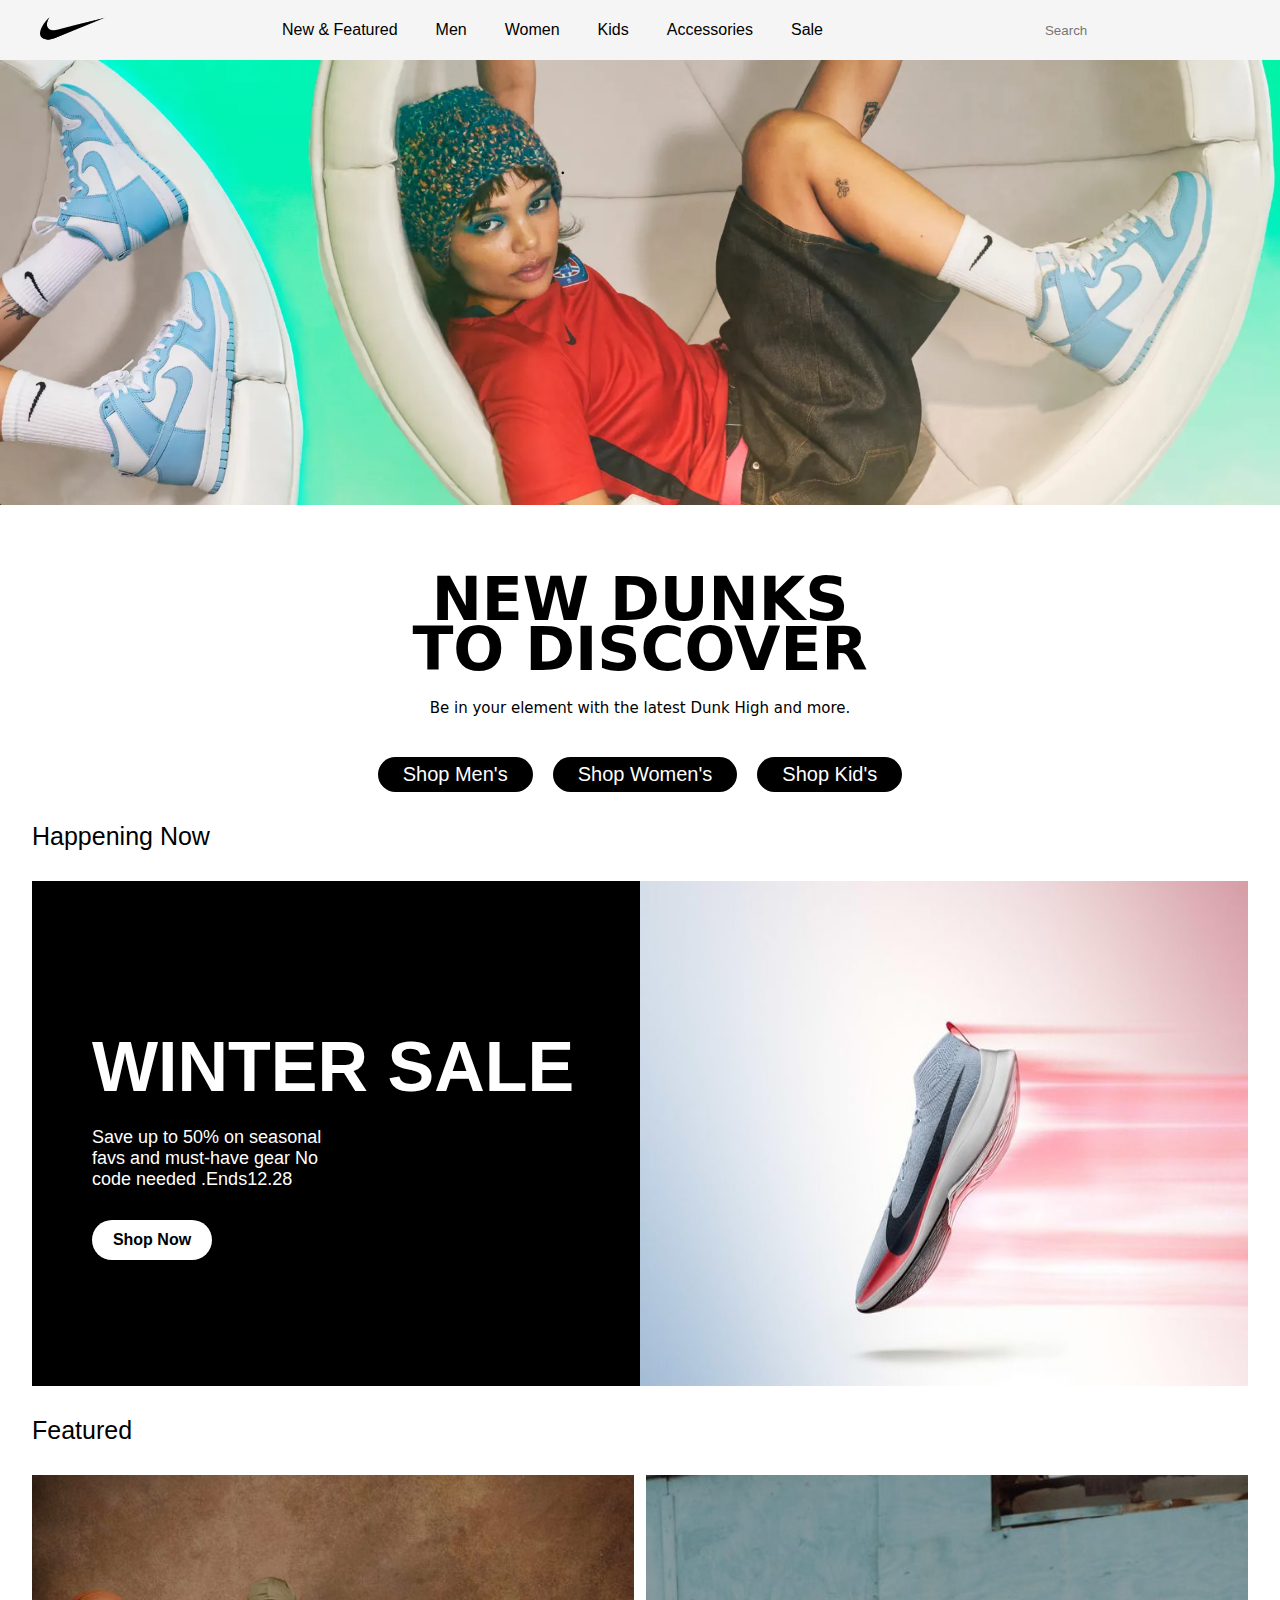
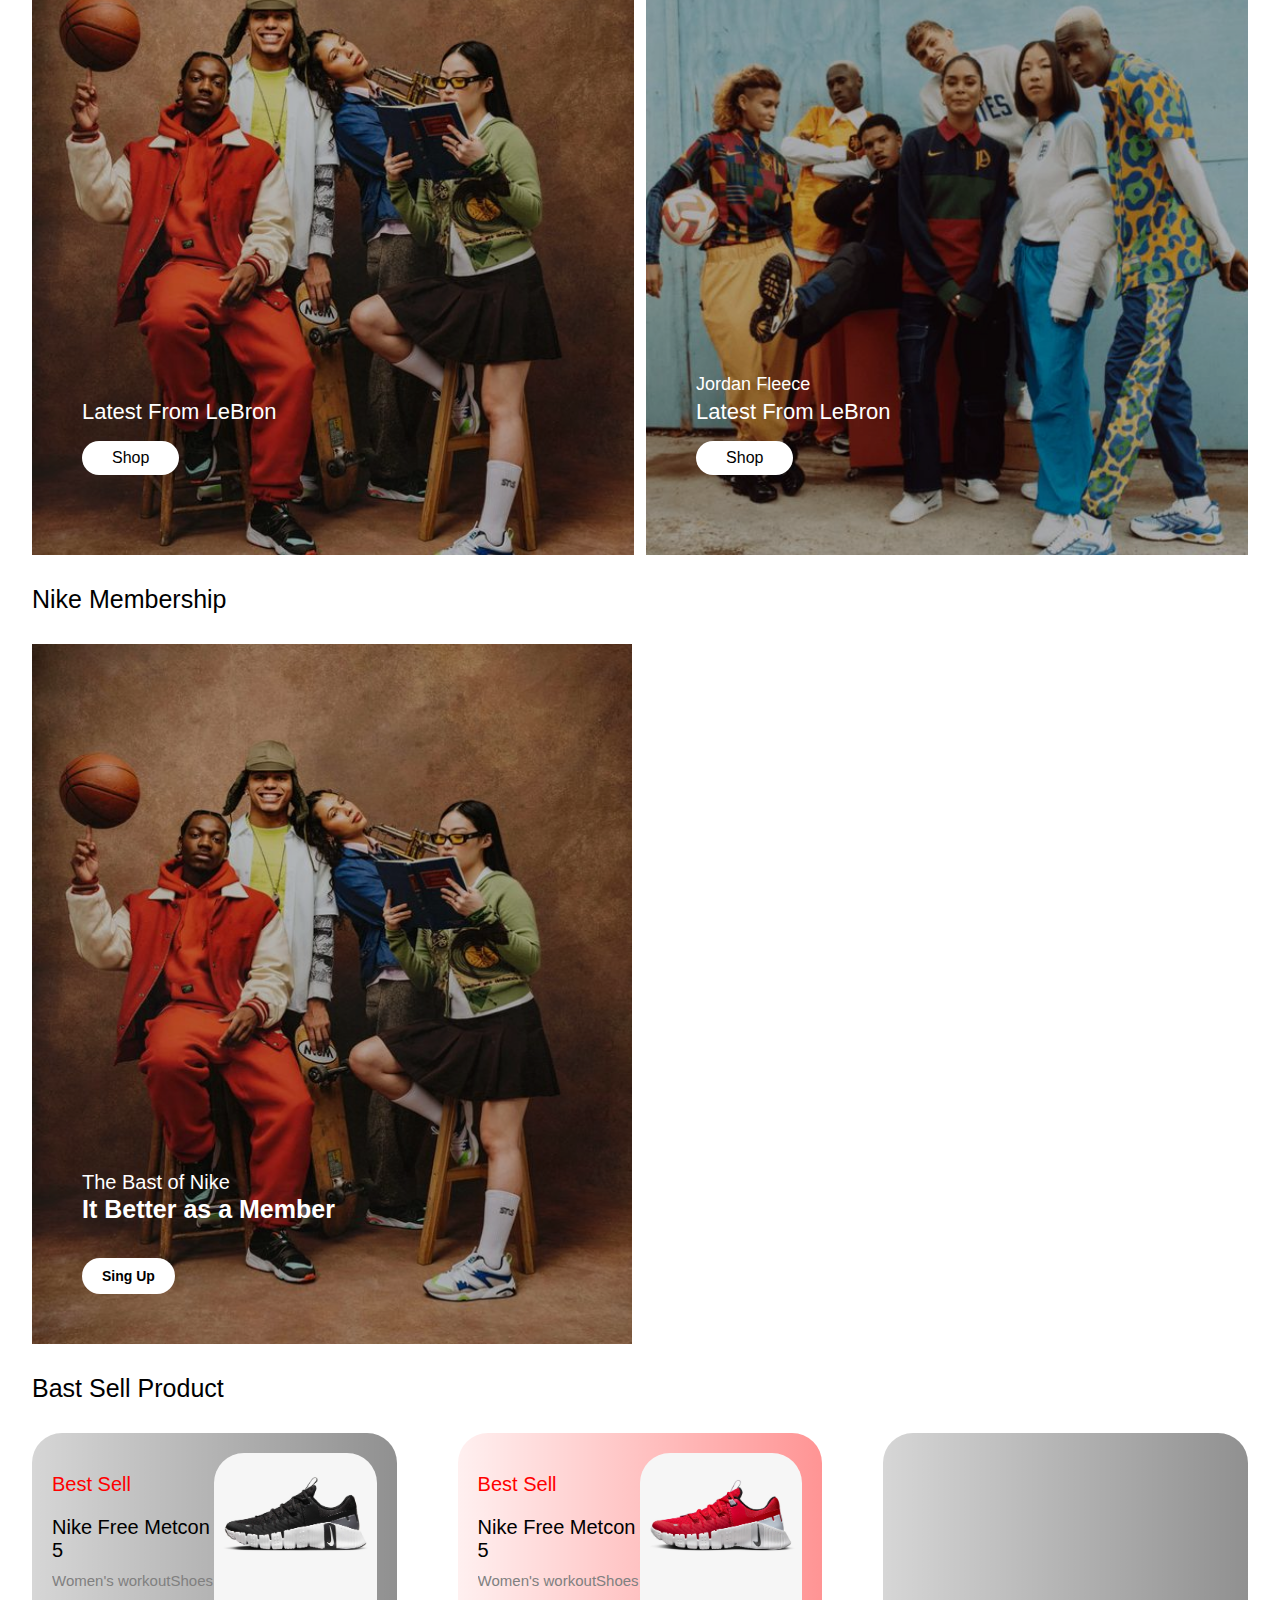
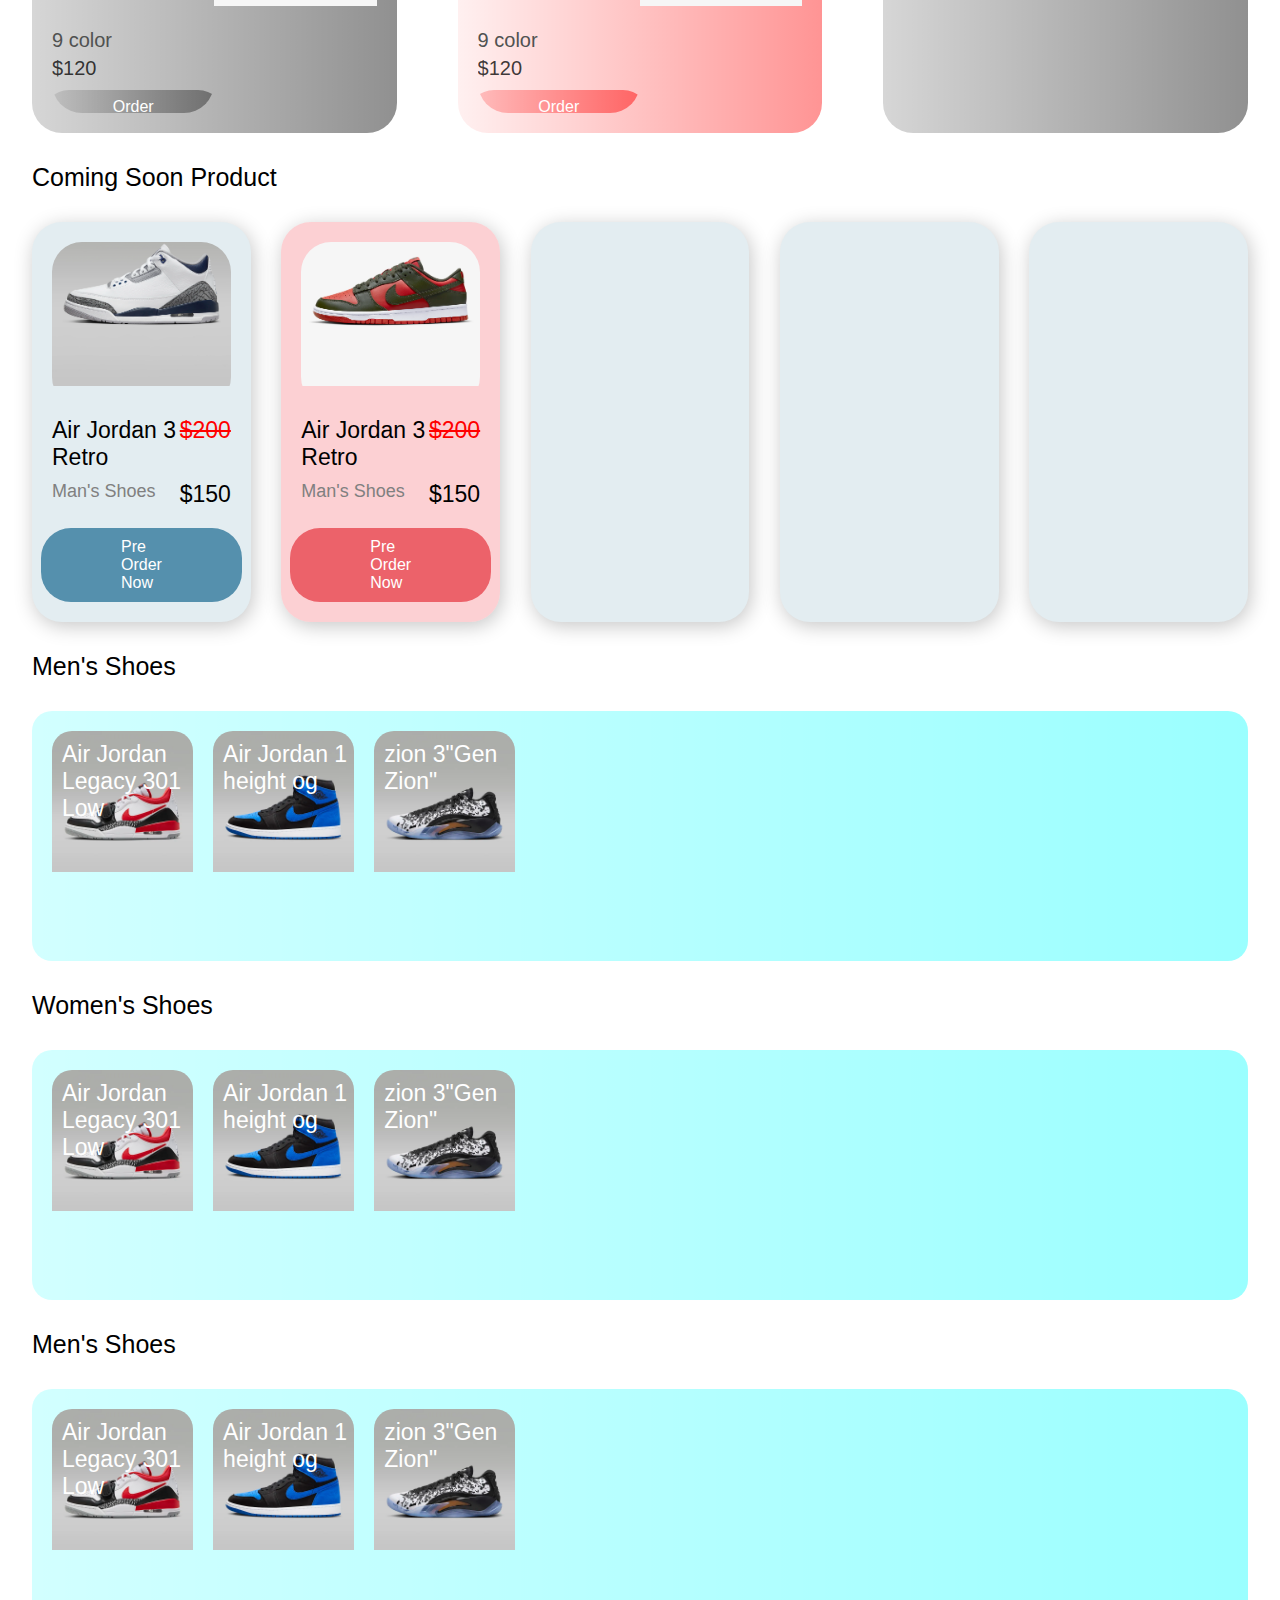
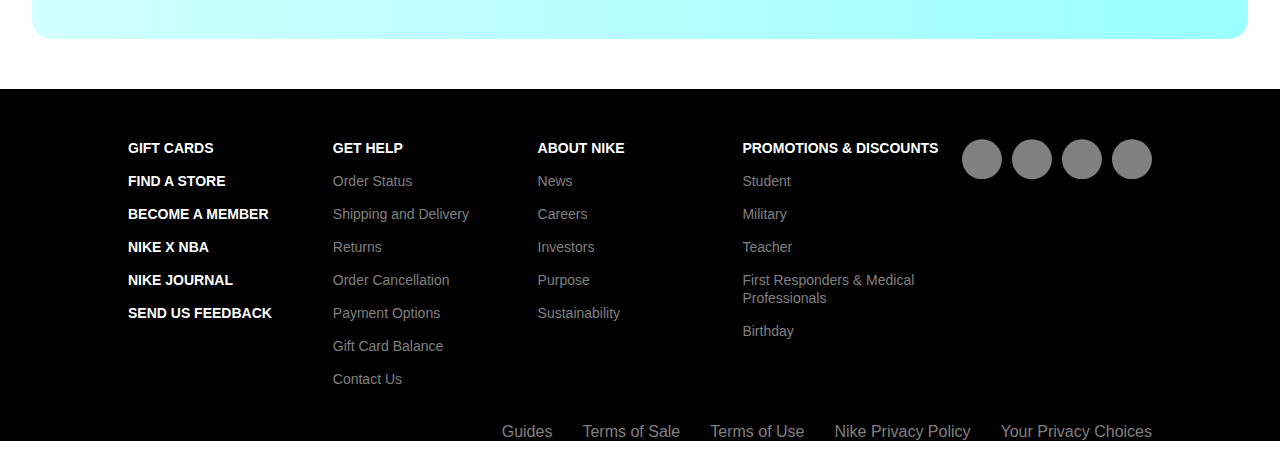
<file: index.html>
<!DOCTYPE html>
<html lang="en">
<head>
    <meta charset="UTF-8">
    <meta name="viewport" content="width=device-width, initial-scale=1.0">
    <title>nike shop</title>
    <link rel="icon" href="image/nike (1).png">
    <link rel="stylesheet" href="css/december_20.css">
    <link rel="stylesheet" href="https://cdnjs.cloudflare.com/ajax/libs/font-awesome/6.5.1/css/all.min.css" integrity="sha512-DTOQO9RWCH3ppGqcWaEA1BIZOC6xxalwEsw9c2QQeAIftl+Vegovlnee1c9QX4TctnWMn13TZye+giMm8e2LwA==" crossorigin="anonymous" referrerpolicy="no-referrer" /> 
</head>
<body>
    <div class="box_menu">
        <div class="logo">
            <img src="image/nike (1).png" alt="">
        </div>
        <div class="menu">
            <ul>
                <li><a href="">New & Featured</a></li>
                <li><a href="#men">Men</a></li>
                <li><a href="#women">Women</a></li>
                <li><a href="">Kids</a></li>
                <li><a href="">Accessories</a></li>
                <li><a href="">Sale</a></li>
            </ul>
        </div>
        <div class="search">
            <div class="box_search">
                <i class="fa-solid fa-magnifying-glass"></i>
                <input type="text" placeholder="Search">
            </div>
            <i class="fa-regular fa-heart"></i>
            <i class="fa-solid fa-briefcase"></i>
        </div>
    </div>


    
    <img src="image/poster.png" alt="" width="100%">
    <a href="" class="for_sw">
        <div class="some_word">
            <h1>
                NEW DUNKS TO DISCOVER
            </h1>
            <p>
                Be in your element with the latest Dunk High and more. 
            </p>
        </div>
    </a>

    <div class="option">
        <div class="op">Shop Men's</div>
        <div class="op">Shop Women's</div>
        <div class="op">Shop Kid's</div>
    </div>

    <div class="title">
        Happening Now
    </div>
    <div class="box-happeing">
        <div class="news">
            <h1>WINTER SALE</h1>
            <P>
                Save up to 50% on seasonal favs and must-have gear No code needed .Ends12.28
            </P>
            <a href="">Shop Now</a>
        </div>
        <div class="image">
            <img src="image/Conoce los nuevos modelos de zapatillas Nike.jpg" alt="">
        </div>

    </div>

    <div class="title">
        Featured
    </div>

    <div class="box_featured">
        <div class="featured">
            <img src="image/feat1.jpg" alt="">
            <div class="cover"></div>
            <p>
                Latest From LeBron
            </p>
            <a href="">
                Shop
            </a>
        </div>
        <div class="featured">
            <img src="image/feat2.jpg" alt="">
            <div class="cover"></div>
            <p class="top_title">
                Jordan Fleece
            </p>
            <p>
                Latest From LeBron
            </p>
            <a href="">
                Shop
            </a>
        </div>
    </div>

    <!-- Nike Membership -->

    <div class="title">
        Nike Membership
    </div>

    <div class="member_ship">
        <div class="member">
            <img src="image/feat1.jpg" alt="">
            <div class="cover"></div>
            <p class="top_title_m">
                The Bast of Nike
            </p>
            <p class="title_m">
                It Better as a Member
            </p> 
            <a href="">Sing Up</a>
        </div>
        
    </div>

    <!-- base sell -->
    <div class="title">
        Bast Sell Product
    </div>

    <div class="box_best_sell">
        <div class="best_product">
            <div class="info_bp">
                <p>
                    Best Sell
                </p>
                <p>
                    Nike Free Metcon 5
                </p>
                <p>
                    Women's workoutShoes
                </p>
                <p>
                    9 color
                </p>
                <p>
                    $120
                </p>
                <div class="order">
                    <a href="">
                        Order Now
                    </a>
                </div>
                
            </div>
            <div class="img_bp">
                <img src="image/base2.webp" alt="">
            </div>
        </div>
        <div class="best_product b_c_r">
            <div class="info_bp">
                <p>
                    Best Sell
                </p>
                <p>
                    Nike Free Metcon 5
                </p>
                <p>
                    Women's workoutShoes
                </p>
                <p>
                    9 color
                </p>
                <p>
                    $120
                </p>
                <div class="order">
                    <a href="order.html">
                        Order Now
                    </a>
                </div>
                
            </div>
            <div class="img_bp">
                <img src="image/base1.webp" alt="">
            </div>
        </div>
        <div class="best_product"></div>
    </div>


    <!-- coming soon Product -->
    <div class="title">
        Coming Soon Product
    </div>

    <div class="box_cs">
        <div class="c_product">
            <div class="c_image">
                <img src="image/comming1.webp" alt="">
            </div>
            <div class="c_info">
                <div class="c_title">
                    <p>
                        Air Jordan 3 Retro
                    </p>
                    <del>
                        $200
                    </del>
                </div>
                <div class="c_sub_title">
                    <p>
                        Man's Shoes
                    </p>
                    <p>
                        $150
                    </p>
                </div>
            </div>
            <a href="">
                Pre Order Now
            </a>
        </div>
        <div class="c_product">
            <div class="c_image">
                <img src="image/cs1.webp" alt="">
            </div>
            <div class="c_info">
                <div class="c_title">
                    <p>
                        Air Jordan 3 Retro
                    </p>
                    <del>
                        $200
                    </del>
                </div>
                <div class="c_sub_title">
                    <p>
                        Man's Shoes
                    </p>
                    <p>
                        $150
                    </p>
                </div>
            </div>
            <a href="">
                Pre Order Now
            </a>
        </div>
        <div class="c_product"></div>
        <div class="c_product"></div>
        <div class="c_product"></div>
    </div>


    <div class="title" id="men">
        Men's Shoes
    </div>
    <div class="box_shoes">
        <div class="shoes">
            <img src="image/man1.webp" alt="">
            <p>
                Air Jordan Legacy 301 Low
            </p>
            <p>
                $145
            </p>

            <a href="">
                Order
            </a>
        </div>
        
        <div class="shoes">
            <img src="image/man2.webp" alt="">
            <p>
                Air Jordan 1 height og
            </p>
            <p>
                $180
            </p>

            <a href="">
                Order
            </a>
        </div>
        <div class="shoes">
            <img src="image/man3.webp" alt="">
            <p>
                zion 3"Gen Zion"
            </p>
            <p>
                $145
            </p>

            <a href="">
                Order
            </a>
        </div>
       
        
         
    </div>
    <div class="title" id="women">
        Women's Shoes
    </div>
    <div class="box_shoes">
        <div class="shoes">
            <img src="image/man1.webp" alt="">
            <p>
                Air Jordan Legacy 301 Low
            </p>
            <p>
                $145
            </p>

            <a href="">
                Order
            </a>
        </div>
        
        <div class="shoes">
            <img src="image/man2.webp" alt="">
            <p>
                Air Jordan 1 height og
            </p>
            <p>
                $180
            </p>

            <a href="">
                Order
            </a>
        </div>
        <div class="shoes">
            <img src="image/man3.webp" alt="">
            <p>
                zion 3"Gen Zion"
            </p>
            <p>
                $145
            </p>

            <a href="">
                Order
            </a>
        </div>
       
        
         
    </div>
    <div class="title">
        Men's Shoes
    </div>
    <div class="box_shoes">
        <div class="shoes">
            <img src="image/man1.webp" alt="">
            <p>
                Air Jordan Legacy 301 Low
            </p>
            <p>
                $145
            </p>

            <a href="">
                Order
            </a>
        </div>
        
        <div class="shoes">
            <img src="image/man2.webp" alt="">
            <p>
                Air Jordan 1 height og
            </p>
            <p>
                $180
            </p>

            <a href="">
                Order
            </a>
        </div>
        <div class="shoes">
            <img src="image/man3.webp" alt="">
            <p>
                zion 3"Gen Zion"
            </p>
            <p>
                $145
            </p>

            <a href="">
                Order
            </a>
        </div>
    </div>


    <div class="footer">
        <div class="main_footer">
            <div class="info_footer">

                <div class="text_footer">
                    <ul>
                        <li><a href="">GIFT CARDS</a></li>
                        <li><a href="">FIND A STORE</a></li>
                        <li><a href="">BECOME A MEMBER</a></li>
                        <li><a href="">NIKE X NBA</a></li>
                        <li><a href="">NIKE JOURNAL</a></li>
                        <li><a href="">SEND US FEEDBACK</a></li>
                    </ul>
                </div>

                <div class="text_footer">
                    <ul>
                        <li><a href="">GET HELP</a></li>
                        <li><a href="">Order Status</a></li>
                        <li><a href="">Shipping and Delivery</a></li>
                        <li><a href="">Returns</a></li>
                        <li><a href="">Order Cancellation</a></li>
                        <li><a href="">Payment Options</a></li>
                        <li><a href="">Gift Card Balance</a></li>
                        <li><a href="">Contact Us</a></li>
                    </ul>


                </div>

                <div class="text_footer">
                    <ul>
                        <li><a href="">ABOUT NIKE</a></li>
                        <li><a href="">News</a></li>
                        <li><a href="">Careers</a></li>
                        <li><a href="">Investors</a></li>
                        <li><a href="">Purpose</a></li>
                        <li><a href="">Sustainability</a></li>
                    </ul>
                </div>

                <div class="text_footer">
                    <ul>
                        <li><a href=""> PROMOTIONS & DISCOUNTS</a></li>
                        <li><a href="">Student</a></li>
                        <li><a href="">Military</a></li>
                        <li><a href="">Teacher</a></li>
                        <li><a href="">First Responders & Medical Professionals</a></li>
                        <li><a href="">Birthday</a></li>
                    </ul>
                </div>
            </div>
            <div class="icon_footer">
                <div class="icon">
                    <i class="fa-brands fa-twitter"></i>
                </div>
                <div class="icon">
                    <i class="fa-brands fa-facebook-f"></i>
                </div>
                <div class="icon">
                    <i class="fa-brands fa-youtube"></i>
                </div>
                <div class="icon">
                    <i class="fa-brands fa-square-instagram"></i>
                </div>
            </div>
        </div>

        <div class="last_footer">
            <ul>
                <li><a href="">Guides</a></li>
                <li><a href="">Terms of Sale</a></li>
                <li><a href="">Terms of Use</a></li>
                <li><a href="">Nike Privacy Policy</a></li>
                <li><a href="">Your Privacy Choices</a></li>
            </ul>
        </div>
    </div>
    
    



</body>
</html>
</file>
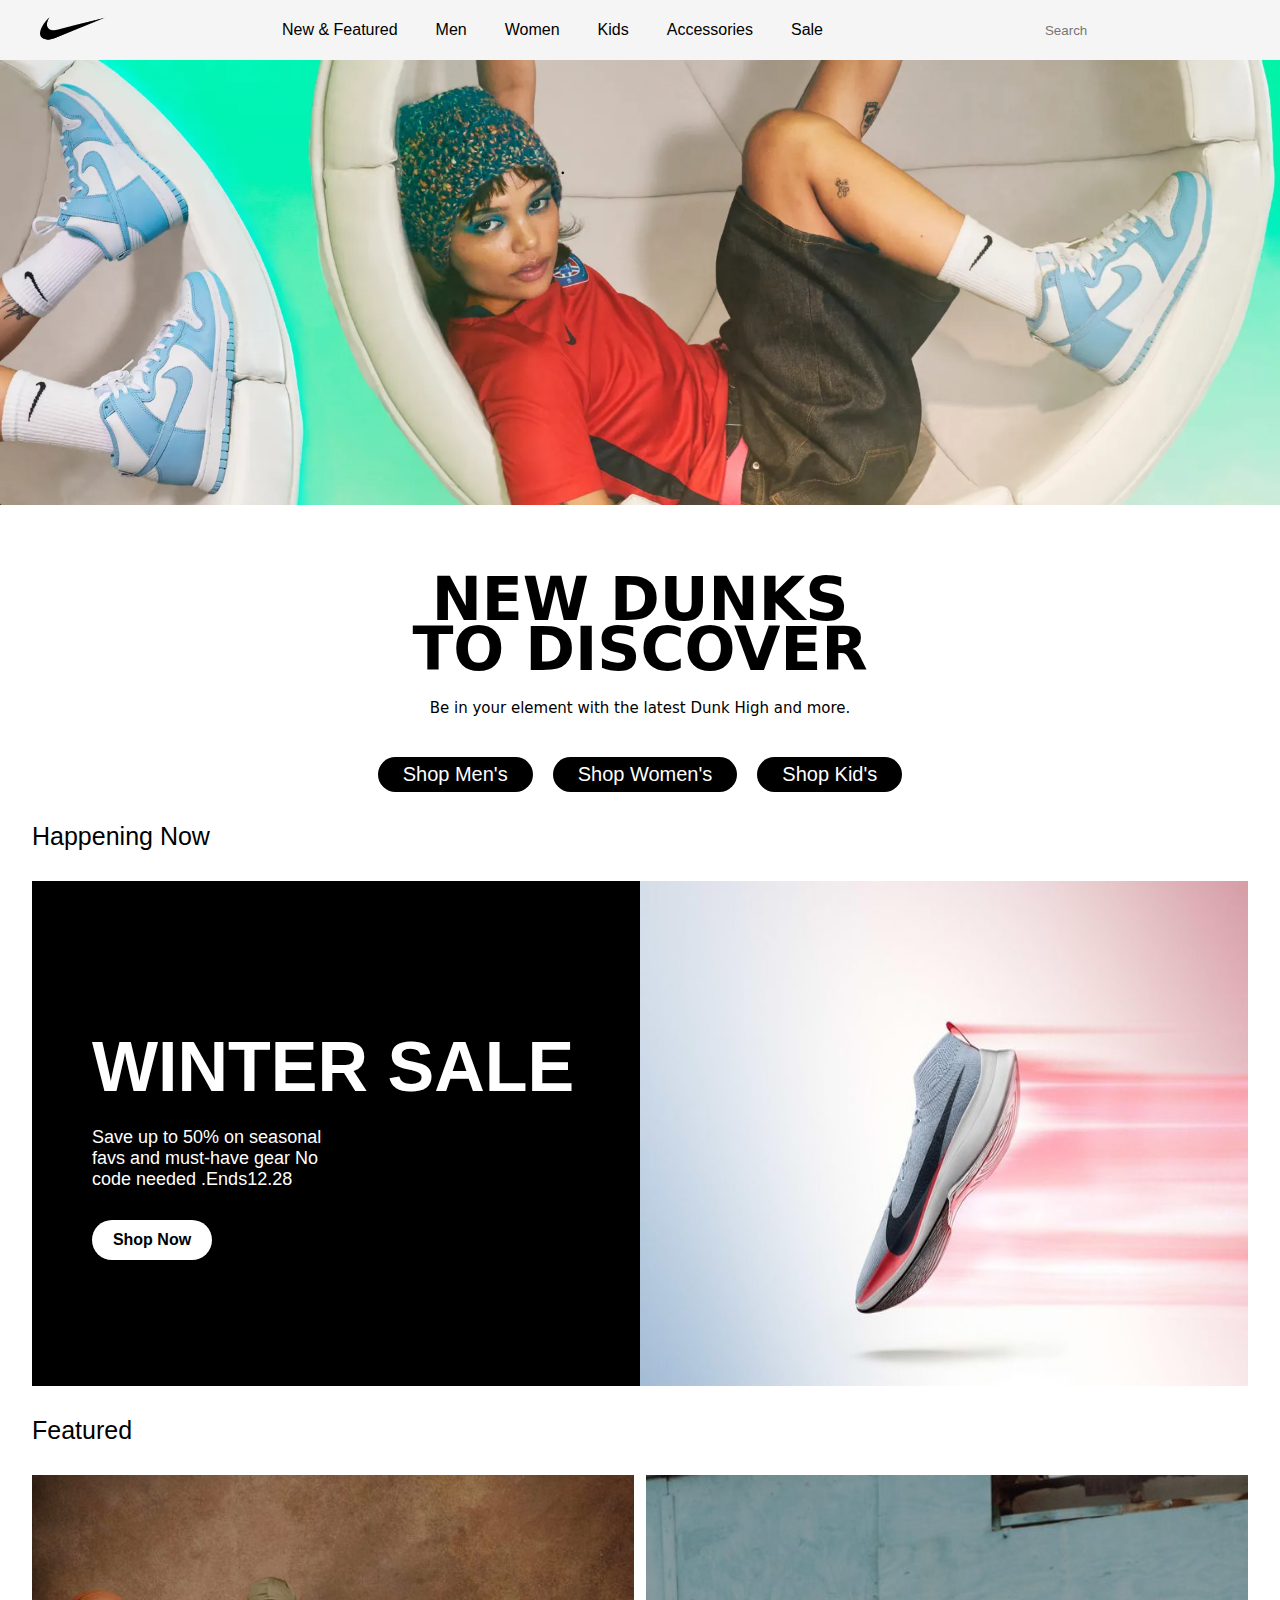
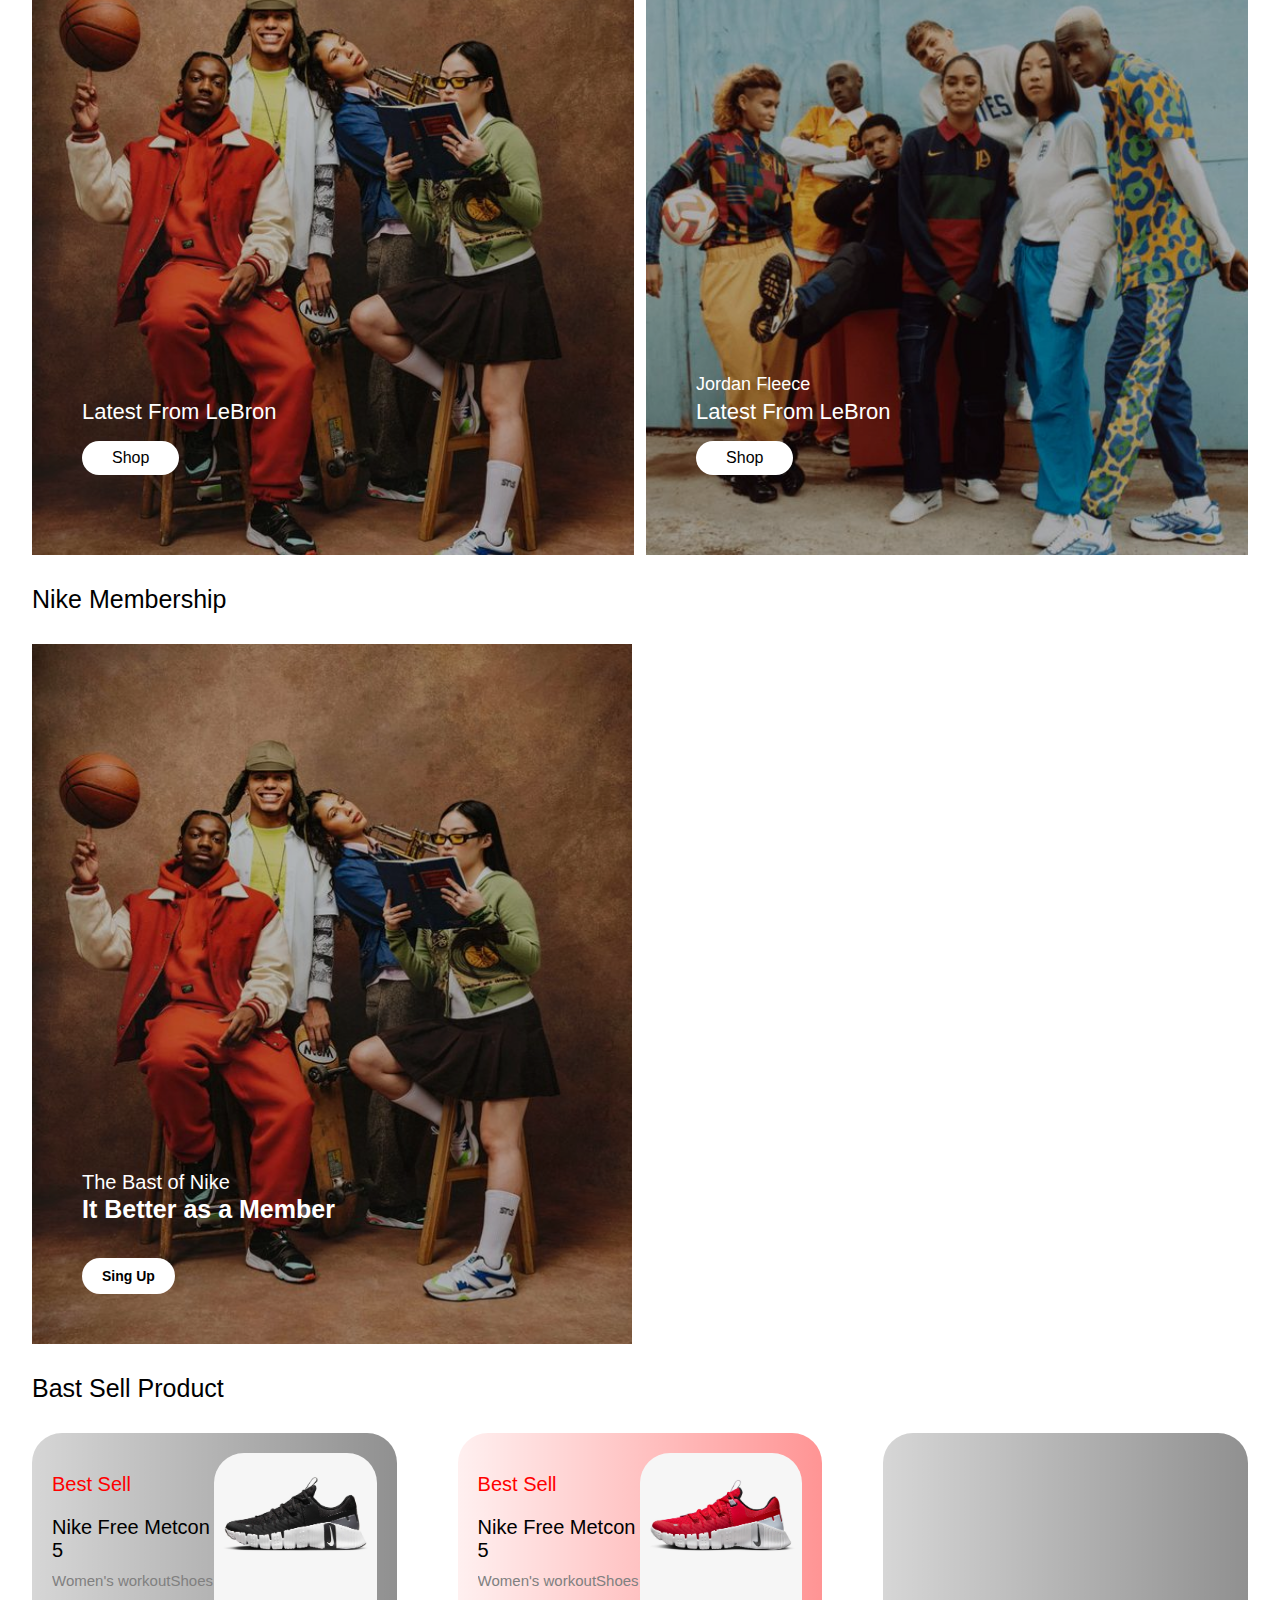
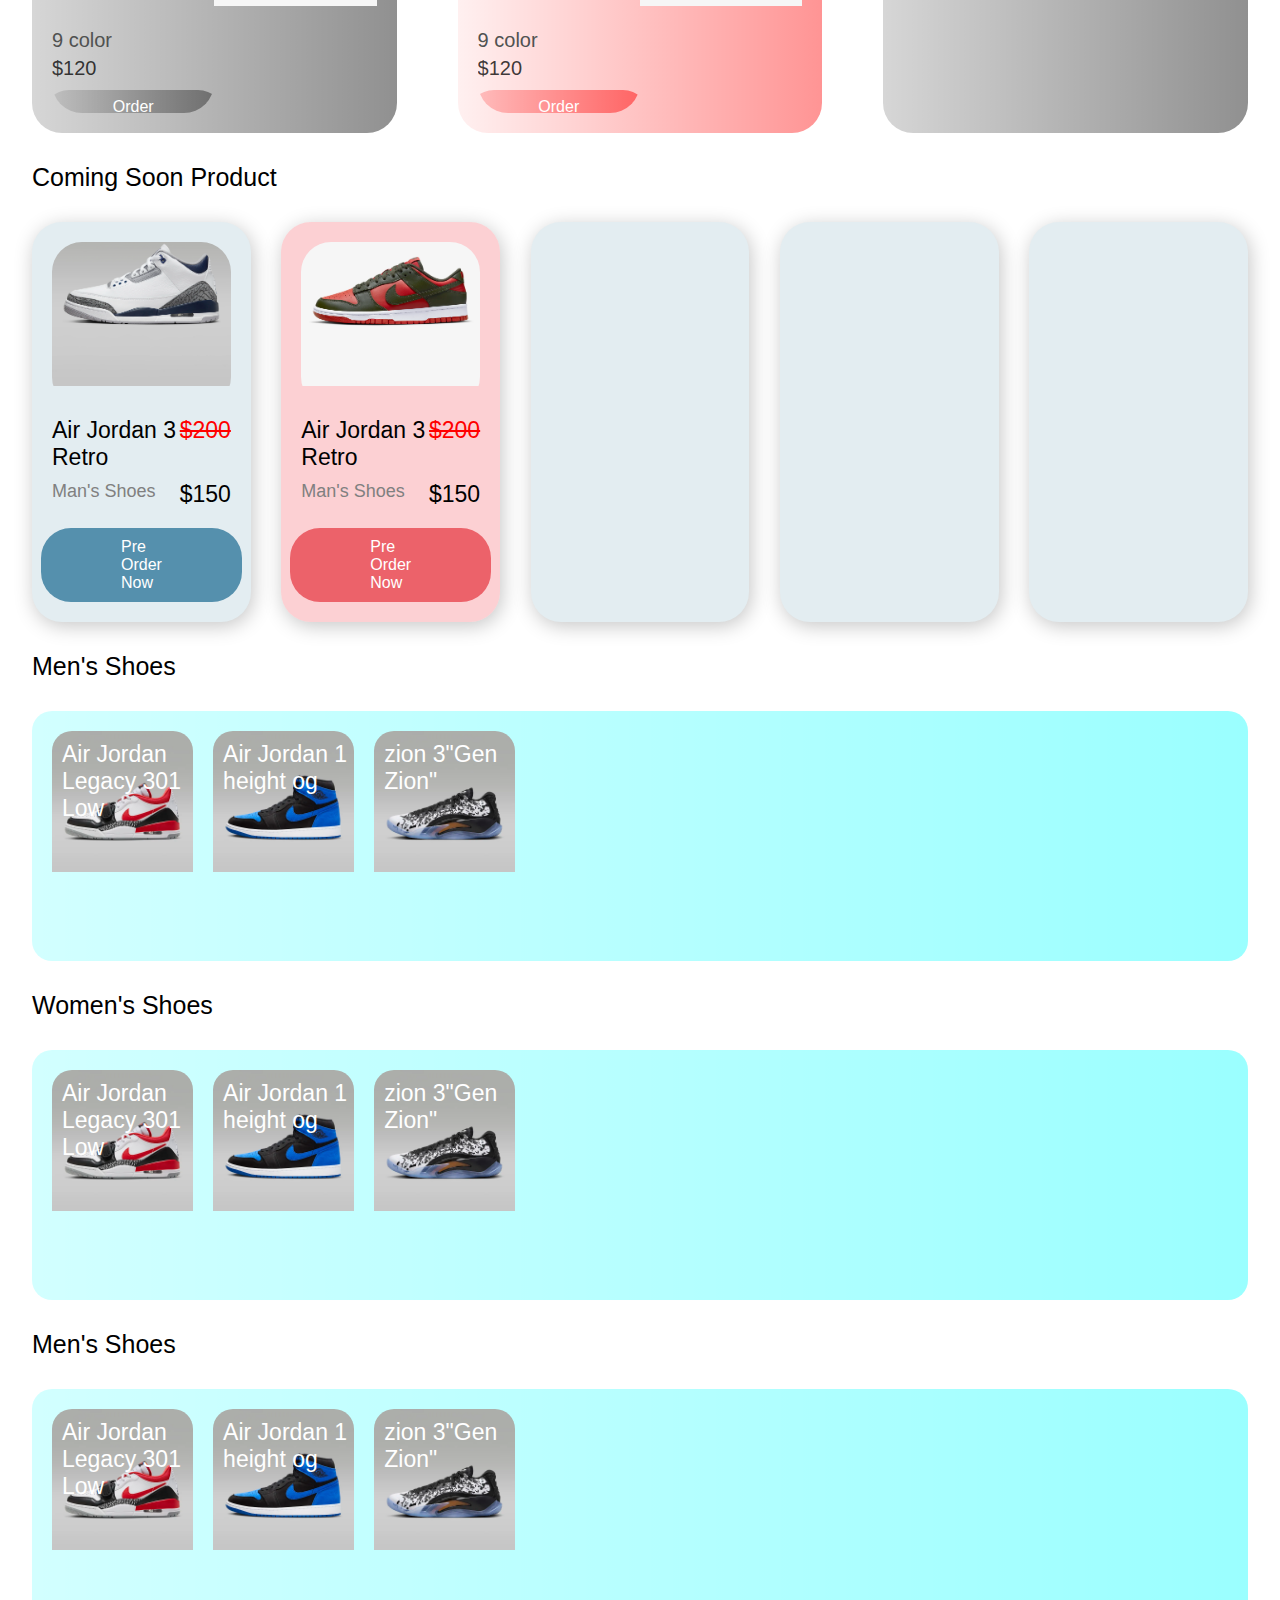
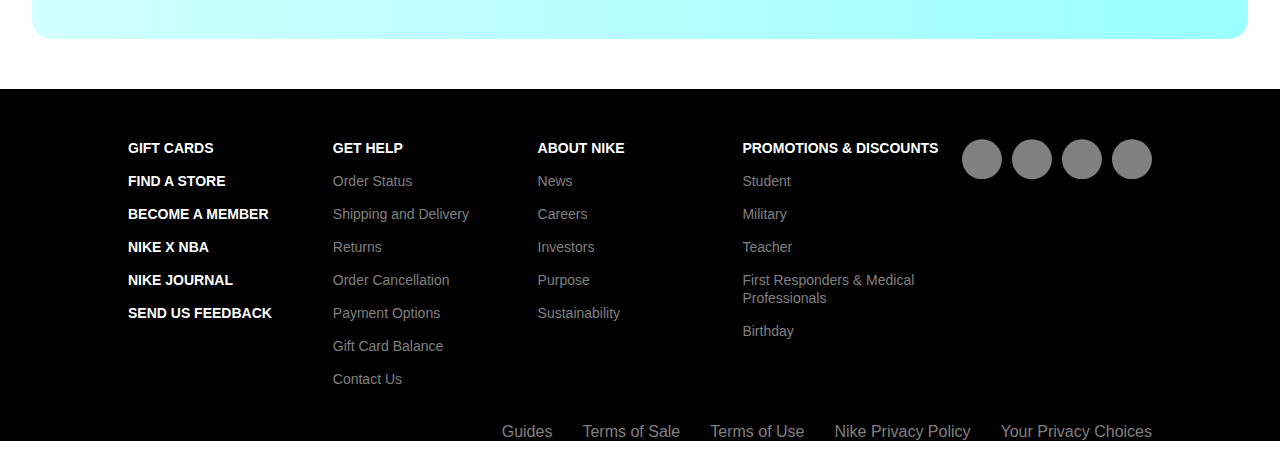
<file: december_20.html>
<!DOCTYPE html>
<html lang="en">
<head>
    <meta charset="UTF-8">
    <meta name="viewport" content="width=device-width, initial-scale=1.0">
    <title>nike shop</title>
    <link rel="icon" href="image/nike (1).png">
    <link rel="stylesheet" href="css/december_20.css">
    <link rel="stylesheet" href="https://cdnjs.cloudflare.com/ajax/libs/font-awesome/6.5.1/css/all.min.css" integrity="sha512-DTOQO9RWCH3ppGqcWaEA1BIZOC6xxalwEsw9c2QQeAIftl+Vegovlnee1c9QX4TctnWMn13TZye+giMm8e2LwA==" crossorigin="anonymous" referrerpolicy="no-referrer" /> 
</head>
<body>
    <div class="box_menu">
        <div class="logo">
            <img src="image/nike (1).png" alt="">
        </div>
        <div class="menu">
            <ul>
                <li><a href="">New & Featured</a></li>
                <li><a href="#men">Men</a></li>
                <li><a href="#women">Women</a></li>
                <li><a href="">Kids</a></li>
                <li><a href="">Accessories</a></li>
                <li><a href="">Sale</a></li>
            </ul>
        </div>
        <div class="search">
            <div class="box_search">
                <i class="fa-solid fa-magnifying-glass"></i>
                <input type="text" placeholder="Search">
            </div>
            <i class="fa-regular fa-heart"></i>
            <i class="fa-solid fa-briefcase"></i>
        </div>
    </div>


    
    <img src="image/poster.png" alt="" width="100%">
    <a href="" class="for_sw">
        <div class="some_word">
            <h1>
                NEW DUNKS TO DISCOVER
            </h1>
            <p>
                Be in your element with the latest Dunk High and more. 
            </p>
        </div>
    </a>

    <div class="option">
        <div class="op">Shop Men's</div>
        <div class="op">Shop Women's</div>
        <div class="op">Shop Kid's</div>
    </div>

    <div class="title">
        Happening Now
    </div>
    <div class="box-happeing">
        <div class="news">
            <h1>WINTER SALE</h1>
            <P>
                Save up to 50% on seasonal favs and must-have gear No code needed .Ends12.28
            </P>
            <a href="">Shop Now</a>
        </div>
        <div class="image">
            <img src="image/Conoce los nuevos modelos de zapatillas Nike.jpg" alt="">
        </div>

    </div>

    <div class="title">
        Featured
    </div>

    <div class="box_featured">
        <div class="featured">
            <img src="image/feat1.jpg" alt="">
            <div class="cover"></div>
            <p>
                Latest From LeBron
            </p>
            <a href="">
                Shop
            </a>
        </div>
        <div class="featured">
            <img src="image/feat2.jpg" alt="">
            <div class="cover"></div>
            <p class="top_title">
                Jordan Fleece
            </p>
            <p>
                Latest From LeBron
            </p>
            <a href="">
                Shop
            </a>
        </div>
    </div>

    <!-- Nike Membership -->

    <div class="title">
        Nike Membership
    </div>

    <div class="member_ship">
        <div class="member">
            <img src="image/feat1.jpg" alt="">
            <div class="cover"></div>
            <p class="top_title_m">
                The Bast of Nike
            </p>
            <p class="title_m">
                It Better as a Member
            </p> 
            <a href="">Sing Up</a>
        </div>
        
    </div>

    <!-- base sell -->
    <div class="title">
        Bast Sell Product
    </div>

    <div class="box_best_sell">
        <div class="best_product">
            <div class="info_bp">
                <p>
                    Best Sell
                </p>
                <p>
                    Nike Free Metcon 5
                </p>
                <p>
                    Women's workoutShoes
                </p>
                <p>
                    9 color
                </p>
                <p>
                    $120
                </p>
                <div class="order">
                    <a href="">
                        Order Now
                    </a>
                </div>
                
            </div>
            <div class="img_bp">
                <img src="image/base2.webp" alt="">
            </div>
        </div>
        <div class="best_product b_c_r">
            <div class="info_bp">
                <p>
                    Best Sell
                </p>
                <p>
                    Nike Free Metcon 5
                </p>
                <p>
                    Women's workoutShoes
                </p>
                <p>
                    9 color
                </p>
                <p>
                    $120
                </p>
                <div class="order">
                    <a href="order.html">
                        Order Now
                    </a>
                </div>
                
            </div>
            <div class="img_bp">
                <img src="image/base1.webp" alt="">
            </div>
        </div>
        <div class="best_product"></div>
    </div>


    <!-- coming soon Product -->
    <div class="title">
        Coming Soon Product
    </div>

    <div class="box_cs">
        <div class="c_product">
            <div class="c_image">
                <img src="image/comming1.webp" alt="">
            </div>
            <div class="c_info">
                <div class="c_title">
                    <p>
                        Air Jordan 3 Retro
                    </p>
                    <del>
                        $200
                    </del>
                </div>
                <div class="c_sub_title">
                    <p>
                        Man's Shoes
                    </p>
                    <p>
                        $150
                    </p>
                </div>
            </div>
            <a href="">
                Pre Order Now
            </a>
        </div>
        <div class="c_product">
            <div class="c_image">
                <img src="image/cs1.webp" alt="">
            </div>
            <div class="c_info">
                <div class="c_title">
                    <p>
                        Air Jordan 3 Retro
                    </p>
                    <del>
                        $200
                    </del>
                </div>
                <div class="c_sub_title">
                    <p>
                        Man's Shoes
                    </p>
                    <p>
                        $150
                    </p>
                </div>
            </div>
            <a href="">
                Pre Order Now
            </a>
        </div>
        <div class="c_product"></div>
        <div class="c_product"></div>
        <div class="c_product"></div>
    </div>


    <div class="title" id="men">
        Men's Shoes
    </div>
    <div class="box_shoes">
        <div class="shoes">
            <img src="image/man1.webp" alt="">
            <p>
                Air Jordan Legacy 301 Low
            </p>
            <p>
                $145
            </p>

            <a href="">
                Order
            </a>
        </div>
        
        <div class="shoes">
            <img src="image/man2.webp" alt="">
            <p>
                Air Jordan 1 height og
            </p>
            <p>
                $180
            </p>

            <a href="">
                Order
            </a>
        </div>
        <div class="shoes">
            <img src="image/man3.webp" alt="">
            <p>
                zion 3"Gen Zion"
            </p>
            <p>
                $145
            </p>

            <a href="">
                Order
            </a>
        </div>
       
        
         
    </div>
    <div class="title" id="women">
        Women's Shoes
    </div>
    <div class="box_shoes">
        <div class="shoes">
            <img src="image/man1.webp" alt="">
            <p>
                Air Jordan Legacy 301 Low
            </p>
            <p>
                $145
            </p>

            <a href="">
                Order
            </a>
        </div>
        
        <div class="shoes">
            <img src="image/man2.webp" alt="">
            <p>
                Air Jordan 1 height og
            </p>
            <p>
                $180
            </p>

            <a href="">
                Order
            </a>
        </div>
        <div class="shoes">
            <img src="image/man3.webp" alt="">
            <p>
                zion 3"Gen Zion"
            </p>
            <p>
                $145
            </p>

            <a href="">
                Order
            </a>
        </div>
       
        
         
    </div>
    <div class="title">
        Men's Shoes
    </div>
    <div class="box_shoes">
        <div class="shoes">
            <img src="image/man1.webp" alt="">
            <p>
                Air Jordan Legacy 301 Low
            </p>
            <p>
                $145
            </p>

            <a href="">
                Order
            </a>
        </div>
        
        <div class="shoes">
            <img src="image/man2.webp" alt="">
            <p>
                Air Jordan 1 height og
            </p>
            <p>
                $180
            </p>

            <a href="">
                Order
            </a>
        </div>
        <div class="shoes">
            <img src="image/man3.webp" alt="">
            <p>
                zion 3"Gen Zion"
            </p>
            <p>
                $145
            </p>

            <a href="">
                Order
            </a>
        </div>
    </div>


    <div class="footer">
        <div class="main_footer">
            <div class="info_footer">

                <div class="text_footer">
                    <ul>
                        <li><a href="">GIFT CARDS</a></li>
                        <li><a href="">FIND A STORE</a></li>
                        <li><a href="">BECOME A MEMBER</a></li>
                        <li><a href="">NIKE X NBA</a></li>
                        <li><a href="">NIKE JOURNAL</a></li>
                        <li><a href="">SEND US FEEDBACK</a></li>
                    </ul>
                </div>

                <div class="text_footer">
                    <ul>
                        <li><a href="">GET HELP</a></li>
                        <li><a href="">Order Status</a></li>
                        <li><a href="">Shipping and Delivery</a></li>
                        <li><a href="">Returns</a></li>
                        <li><a href="">Order Cancellation</a></li>
                        <li><a href="">Payment Options</a></li>
                        <li><a href="">Gift Card Balance</a></li>
                        <li><a href="">Contact Us</a></li>
                    </ul>


                </div>

                <div class="text_footer">
                    <ul>
                        <li><a href="">ABOUT NIKE</a></li>
                        <li><a href="">News</a></li>
                        <li><a href="">Careers</a></li>
                        <li><a href="">Investors</a></li>
                        <li><a href="">Purpose</a></li>
                        <li><a href="">Sustainability</a></li>
                    </ul>
                </div>

                <div class="text_footer">
                    <ul>
                        <li><a href=""> PROMOTIONS & DISCOUNTS</a></li>
                        <li><a href="">Student</a></li>
                        <li><a href="">Military</a></li>
                        <li><a href="">Teacher</a></li>
                        <li><a href="">First Responders & Medical Professionals</a></li>
                        <li><a href="">Birthday</a></li>
                    </ul>
                </div>
            </div>
            <div class="icon_footer">
                <div class="icon">
                    <i class="fa-brands fa-twitter"></i>
                </div>
                <div class="icon">
                    <i class="fa-brands fa-facebook-f"></i>
                </div>
                <div class="icon">
                    <i class="fa-brands fa-youtube"></i>
                </div>
                <div class="icon">
                    <i class="fa-brands fa-square-instagram"></i>
                </div>
            </div>
        </div>

        <div class="last_footer">
            <ul>
                <li><a href="">Guides</a></li>
                <li><a href="">Terms of Sale</a></li>
                <li><a href="">Terms of Use</a></li>
                <li><a href="">Nike Privacy Policy</a></li>
                <li><a href="">Your Privacy Choices</a></li>
            </ul>
        </div>
    </div>
    
    



</body>
</html>
</file>
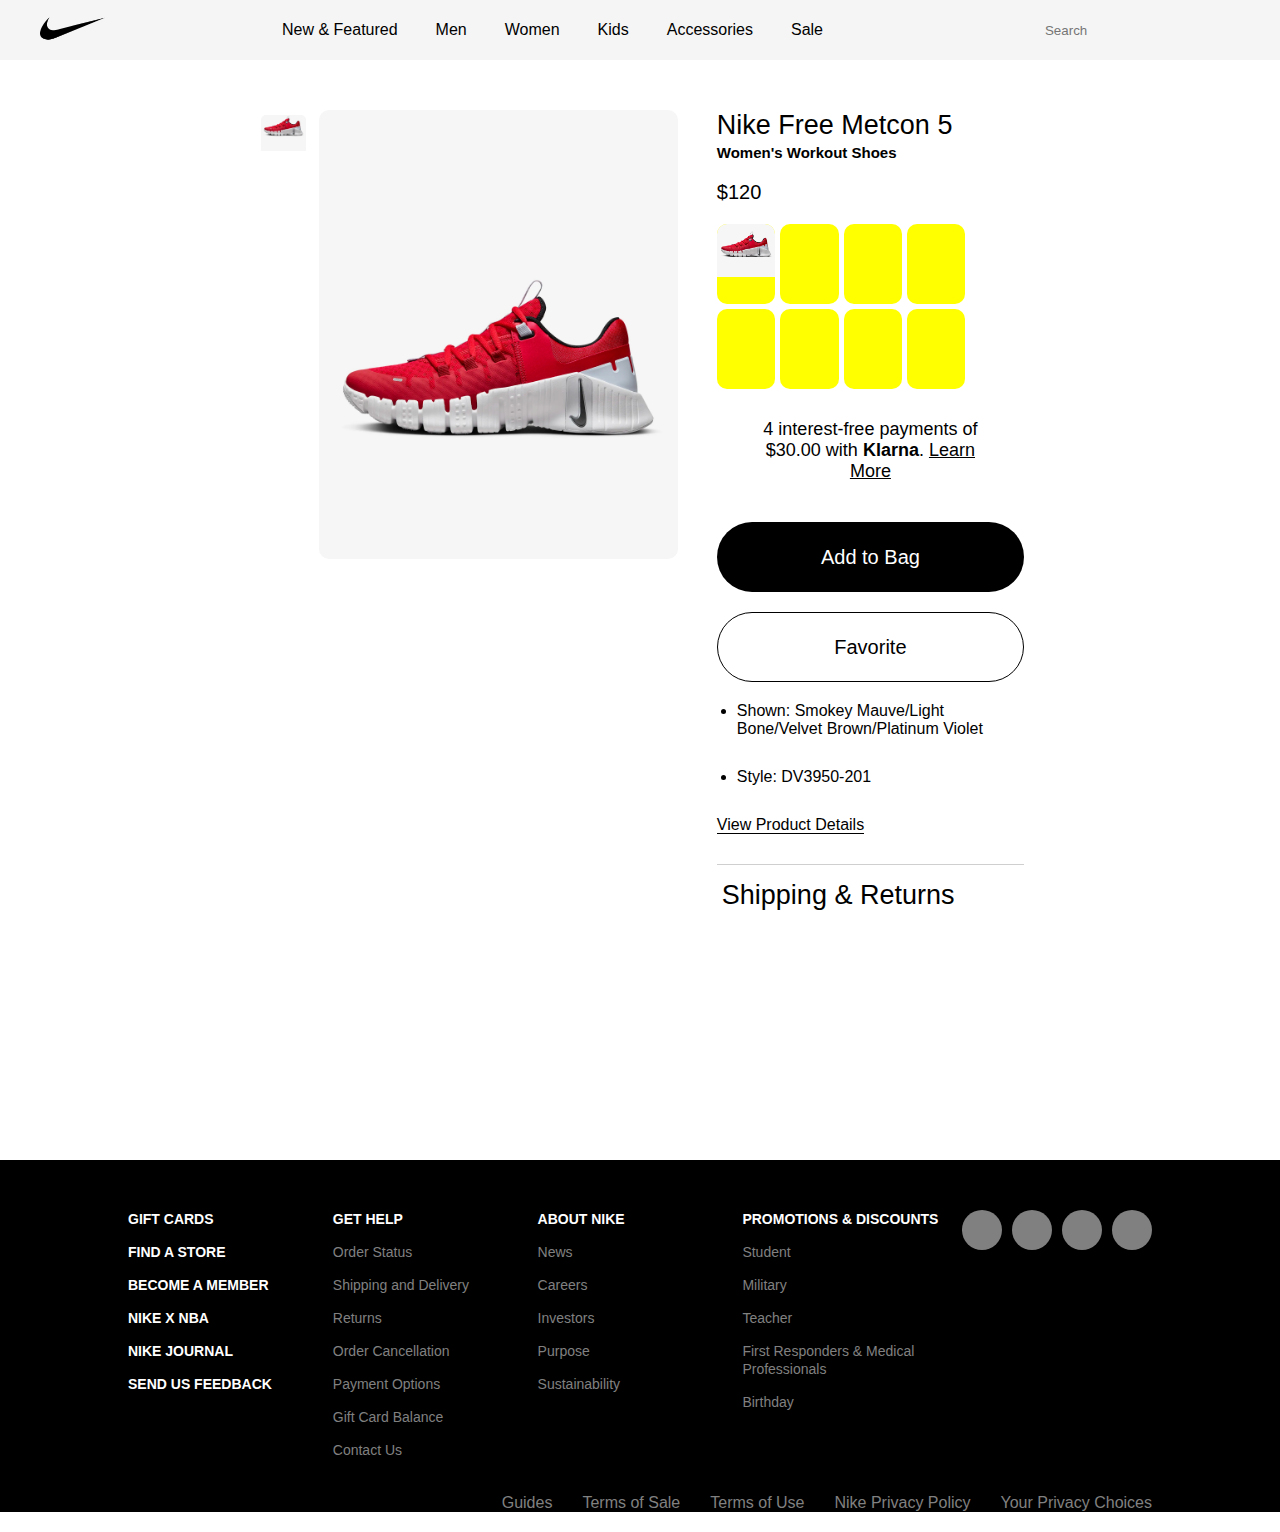
<file: order.html>
<!DOCTYPE html>
<html lang="en">
<head>
    <meta charset="UTF-8">
    <meta name="viewport" content="width=device-width, initial-scale=1.0">
    <title>nike shop</title>
    <link rel="icon" href="image/nike (1).png">
    <link rel="stylesheet" href="css/december_20.css">
    <link rel="stylesheet" href="https://cdnjs.cloudflare.com/ajax/libs/font-awesome/6.5.1/css/all.min.css" integrity="sha512-DTOQO9RWCH3ppGqcWaEA1BIZOC6xxalwEsw9c2QQeAIftl+Vegovlnee1c9QX4TctnWMn13TZye+giMm8e2LwA==" crossorigin="anonymous" referrerpolicy="no-referrer" /> 
    <link rel="stylesheet" href="css/order.css">
</head>
<body>
    <div class="box_menu">
        <div class="logo">
            <img src="image/nike (1).png" alt="">
        </div>
        <div class="menu">
            <ul>
                <li><a href="">New & Featured</a></li>
                <li><a href="#men">Men</a></li>
                <li><a href="#women">Women</a></li>
                <li><a href="">Kids</a></li>
                <li><a href="">Accessories</a></li>
                <li><a href="">Sale</a></li>
            </ul>
        </div>
        <div class="search">
            <div class="box_search">
                <i class="fa-solid fa-magnifying-glass"></i>
                <input type="text" placeholder="Search">
            </div>
            <i class="fa-regular fa-heart"></i>
            <i class="fa-solid fa-briefcase"></i>
        </div>
    </div>

    <div class="big_order_box">
        <div class="order_img">
            <div class="mini_photo">
                <div class="small_photo">
                    <img src="image/base1.webp" alt="">
                </div>
                <div class="small_photo"></div>
                <div class="small_photo"></div>
            </div>
            <div class="big_img">
                <img src="image/base1.webp" alt="">
            </div>
        </div>
        <div class="order_info">
            <p>
                Nike Free Metcon 5
            </p>
            <p>
                Women's Workout Shoes
            </p>
            <p>
                $120
            </p>
            <div class="box_color">
                <div class="color_shoes"><img src="image/base1.webp" alt=""></div>
                <div class="color_shoes"></div>
                <div class="color_shoes"></div>
                <div class="color_shoes"></div>
                <div class="color_shoes"></div>
                <div class="color_shoes"></div>
                <div class="color_shoes"></div>
                <div class="color_shoes"></div>
            </div>
            <p>
                4 interest-free payments of $30.00 with <b>Klarna</b>. <a href="">Learn More</a>
            </p>
            <button class="to_bag">Add to Bag</button>
            <button class="fav">Favorite</button>
            <ul>
                <li>Shown: Smokey Mauve/Light Bone/Velvet Brown/Platinum Violet</li>
                <li>Style: DV3950-201</li>
            </ul>
            <a href="" class="view_pro">View Product Details</a>
            <div class="shipping">
                <p>
                    Shipping & Returns
                </p>
                <i class="fa-solid fa-angle-down"></i>
            </div>
        </div>
    </div>







































    <div class="footer">
        <div class="main_footer">
            <div class="info_footer">

                <div class="text_footer">
                    <ul>
                        <li><a href="">GIFT CARDS</a></li>
                        <li><a href="">FIND A STORE</a></li>
                        <li><a href="">BECOME A MEMBER</a></li>
                        <li><a href="">NIKE X NBA</a></li>
                        <li><a href="">NIKE JOURNAL</a></li>
                        <li><a href="">SEND US FEEDBACK</a></li>
                    </ul>
                </div>

                <div class="text_footer">
                    <ul>
                        <li><a href="">GET HELP</a></li>
                        <li><a href="">Order Status</a></li>
                        <li><a href="">Shipping and Delivery</a></li>
                        <li><a href="">Returns</a></li>
                        <li><a href="">Order Cancellation</a></li>
                        <li><a href="">Payment Options</a></li>
                        <li><a href="">Gift Card Balance</a></li>
                        <li><a href="">Contact Us</a></li>
                    </ul>


                </div>

                <div class="text_footer">
                    <ul>
                        <li><a href="">ABOUT NIKE</a></li>
                        <li><a href="">News</a></li>
                        <li><a href="">Careers</a></li>
                        <li><a href="">Investors</a></li>
                        <li><a href="">Purpose</a></li>
                        <li><a href="">Sustainability</a></li>
                    </ul>
                </div>

                <div class="text_footer">
                    <ul>
                        <li><a href=""> PROMOTIONS & DISCOUNTS</a></li>
                        <li><a href="">Student</a></li>
                        <li><a href="">Military</a></li>
                        <li><a href="">Teacher</a></li>
                        <li><a href="">First Responders & Medical Professionals</a></li>
                        <li><a href="">Birthday</a></li>
                    </ul>
                </div>
            </div>
            <div class="icon_footer">
                <div class="icon">
                    <i class="fa-brands fa-twitter"></i>
                </div>
                <div class="icon">
                    <i class="fa-brands fa-facebook-f"></i>
                </div>
                <div class="icon">
                    <i class="fa-brands fa-youtube"></i>
                </div>
                <div class="icon">
                    <i class="fa-brands fa-square-instagram"></i>
                </div>
            </div>
        </div>

        <div class="last_footer">
            <ul>
                <li><a href="">Guides</a></li>
                <li><a href="">Terms of Sale</a></li>
                <li><a href="">Terms of Use</a></li>
                <li><a href="">Nike Privacy Policy</a></li>
                <li><a href="">Your Privacy Choices</a></li>
            </ul>
        </div>
    </div>
</body>
</html>
</file>
<file: css/december_20.css>
*{
    margin: 0;
    padding: 0;
    box-sizing: border-box;
}
html{
    scroll-behavior: smooth;
    scroll-padding-top: 100px;
}
.box_menu{
    width: 100%;
    height: 60px; 
    background-color: whitesmoke;
    padding: 0px 40px;
    display: flex;
    justify-content: space-between;
    align-items: center;
    position: sticky;
    top: 0px;
    z-index: 99;
}
.menu ul{
    list-style: none;
    display: flex;
}
.menu a{
    font-family: Verdana, Geneva, Tahoma, sans-serif;
    color: black;
    text-decoration: none;
    padding: 19px ;
}
.menu a:hover{
    border-bottom: 2px solid black;
}

.logo img{
    width: 65px;

}
.search{
    display: flex;
    align-items: center;
}
.search i{
    font-size: 20px;
    margin-left: 20px;
    height: 30px;
    width: 30px;
    display: flex;
    justify-content: center;
    align-items: center;
}
.search i:hover{
    border-radius: 50%;
    background-color: rgba(128, 128, 128, 0.427);
}
.box_search{
    background-color: rgb(245,245,245);
    padding: 5px 10px;
    width: fit-content;
    height: 40px;
    border-radius: 40px;
    display: flex;
    justify-content: center;
    align-items: center;
}
.box_search:hover{
    background-color: rgb(206, 206, 206);
}
.box_search input{
    width: 90px;
    background: none ;
    border: none;
    outline: none;
    padding: 0px 5px;
    
}
.box_search i{
    color: rgb(72, 72, 72);
    margin: 0;
    font-size: 12px;
    width: 30px;
    height: 30px;
    display: flex;
    justify-content: center;
    align-items: center;
}



.for_sw{
    text-decoration: none;
    
}
.some_word{
    width: 100%;
    display: flex;
    flex-direction: column;
    align-items: center;
    margin: 40px 0px;
}
.some_word h1{
    font-family: system-ui, -apple-system, BlinkMacSystemFont, 'Segoe UI', Roboto, Oxygen, Ubuntu, Cantarell, 'Open Sans', 'Helvetica Neue', sans-serif;
    font-size: 60px;
    color: black;
    width: 500px;
    text-align: center;
    line-height: 50px;
    margin: 25px 0px;
    font-weight: 900;
    
}
.some_word p{
    color: black;
    font-size: 15px;
    font-family: system-ui, -apple-system, BlinkMacSystemFont, 'Segoe UI', Roboto, Oxygen, Ubuntu, Cantarell, 'Open Sans', 'Helvetica Neue', sans-serif;
}
.option{
    width: 100%;
    display: flex;
    justify-content: center;
}
.op{
    font-family: 'Gill Sans', 'Gill Sans MT', Calibri, 'Trebuchet MS', sans-serif;
    background-color: black;
    color: white;
    margin: 0px 10px;
    padding: 6px 25px;
    border-radius: 20px;
    font-size: 20px;
    cursor: pointer;
}
.op:hover{
    background-color: rgba(128, 128, 128, 0.847);
}
.title{
    width: 95%;
    margin: 30px auto;
    font-family: 'Lucida Sans', 'Lucida Sans Regular', 'Lucida Grande', 'Lucida Sans Unicode', Geneva, Verdana, sans-serif;
    font-size: 25px;
}
.box-happeing{
    width: 95%;
    margin: 30px auto;
    background-color: black;
    display: flex;
    height: 505px;
}
.news{
    width: 50%;
    padding: 0px 60px;
    display: flex;
    flex-direction: column;
    justify-content: center;
}
.news h1{
    font-family: 'Segoe UI', Tahoma, Geneva, Verdana, sans-serif;
    color: white;
    font-size: 70px;
    margin: 20px 0px;
}
.news p{
    font-family: 'Segoe UI', Tahoma, Geneva, Verdana, sans-serif;
    color: white;
    width: 50%;
    font-size: 18px;
}
.news a{
    text-decoration: none;
    font-family: 'Segoe UI', Tahoma, Geneva, Verdana, sans-serif;
    color: black;
    background-color: white;
    width: 120px;
    height: 40px;
    font-weight: 600;
    display: flex;
    justify-content: center;
    align-items: center;
    border-radius: 30px;
    margin-top: 30px;
}
.image{
    width: 50%;
}
.image img{
    width: 100%;
    height: 505px;
}
.box_featured{
    width: 95%;
    display: flex;
    justify-content: space-between;
    margin: 20px auto;
}
.featured{
    width: 49.5%;
    height: 680px;
    background-color: aqua;
    overflow: hidden;
    position: relative;
    
}
.featured img{
    width: 100%;
    height: 110%;
    object-fit: cover;
    transition: all 1s;
}
.cover{
    position: absolute;
    width: 100%;
    height: 100%;
    background-color: rgba(0, 0, 0, 0.209);
    top: 0;
}
.featured p{
    position: absolute;
    color: white;
    font-family: Verdana, Geneva, Tahoma, sans-serif;
    bottom: 130px;
    left: 50px;
    font-size: 22px;

}
.featured a{
    position: absolute;
    bottom: 80px;
    left: 50px;
    color: black;
    padding: 8px 30px;
    background-color: white;
    border-radius: 30px;
    font-family: Verdana, Geneva, Tahoma, sans-serif;
    text-decoration: none;
}
.featured:hover img{
    transform: scale(1.05);
}
.featured a:hover{
    background-color:rgb(193, 188, 188);
}
.featured .top_title{
    bottom: 160px;
    font-size: 18px;
}
.member_ship{
    width: 95%;
    display: flex;
    margin: 20px auto;
    overflow: auto;
}
.member{
    min-width: 600px;
    height: 700px;
    position: relative;
    overflow: hidden;
    margin-right: 20px;
}
.member img{
    width: 100%;
    height: 100%;
    transition: all 0.5s;
}
.member p{
    position: absolute;
}
.member .top_title_m{
    bottom: 150px;
    left: 50px;
    color: white;
    font-family: 'Segoe UI', Tahoma, Geneva, Verdana, sans-serif;
    font-size: 20px;
}
.member .title_m{
    bottom: 120px;
    left: 50px;
    color: white;
    font-family: 'Segoe UI', Tahoma, Geneva, Verdana, sans-serif;
    font-size: 25px;
    font-weight: bold;
}
.member a{
    font-size: 14px;
    background-color: white;
    position: absolute;
    padding: 10px 20px;
    bottom: 50px;
    left: 50px;
    border-radius: 30px;
    color: black;
    font-family: Verdana, Geneva, Tahoma, sans-serif;
    text-decoration: none;
    font-weight: bold;
}
.member:hover img{
    transform: scale(1.1);
}


.box_best_sell{
    width: 95%;
    margin: 10px auto;
    display: flex;
    justify-content: space-between;
}
.best_product{
    width: 30%;
    height: 300px;
    background-image: linear-gradient(to right ,rgba(0, 0, 0, 0.16),rgba(0, 0, 0, 0.436));
    border-radius: 30px;
    padding: 20px;
    display: flex;
}
.info_bp,.img_bp{
    width: 50%;
    height: 100%;
    border-radius: 30px;
    overflow: hidden;
}
.img_bp img{
    width: 100%;
    object-position: 0px -50px ;
    transition: 0.5s;
}
.info_bp p:nth-child(1){
    font-family: 'Lucida Sans', 'Lucida Sans Regular', 'Lucida Grande', 'Lucida Sans Unicode', Geneva, Verdana, sans-serif ;
    margin: 20px 0px;
   font-size: 20px;
   color: red;
}
.info_bp p:nth-child(2){
    font-family: Verdana, Geneva, Tahoma, sans-serif;
    font-size: 20px;
    margin: 10px 0px;
}
.info_bp p:nth-child(3){
    font-family: Verdana, Geneva, Tahoma, sans-serif;
    font-size: 15px;
    color: gray;
    margin-bottom: 40px;
}
.info_bp p:nth-child(4){
    font-family: Verdana, Geneva, Tahoma, sans-serif;
    font-size: 20px;
    color: rgb(80, 82, 81);
    margin-bottom: 5px;
}
.info_bp p:nth-child(5){
    font-family: Verdana, Geneva, Tahoma, sans-serif;
    font-size: 20px;
    color: rgba(0, 0, 0, 0.772);
}
.order{
    width: 100%;
    display: flex;
    justify-content: center;
    margin-top: 10px;
}
.order a{
    background-image: linear-gradient(to right ,rgba(0, 0, 0, 0.075),rgba(0, 0, 0, 0.401));
    padding: 8px 70px;
    border-radius: 30px;
    text-decoration: none;
    color: white;
    font-family: 'Gill Sans', 'Gill Sans MT', Calibri, 'Trebuchet MS', sans-serif;
    transition: all 0.5s;
}
.best_product:hover img{
    transform: scale(1.1);
}
.order a:hover{
    background-color: rgba(0, 0, 0, 0.778);
    /* background-image: linear-gradient(to right ,rgba(0, 0, 0, 0.415),rgba(0, 0, 0, 0.13)); */
}
.b_c_r{
    background-image: linear-gradient(to right ,rgba(255, 0, 0, 0.059),rgba(255, 0, 0, 0.419));
}
.b_c_r a{
    background-image: linear-gradient(to right ,rgba(255, 0, 0, 0.183),rgba(255, 0, 0, 0.498));
}
.b_c_r a:hover{
    background-color: rgba(255, 0, 0, 0.691);
}



/* coming soon Product */

.box_cs{
    width: 95%;
    display: flex;
    justify-content: space-between;
    margin: 10px auto;
}
.c_product{
    width: 18%;
    height: 400px;
    background-color: rgb(227,237,241);
    border-radius: 30px;
    padding: 20px;
    display: flex;
    flex-direction: column;
    align-items: center;
    box-shadow: 2px 4px 20px rgba(0, 0, 0, 0.229);
    transition: all 0.5s;
}
.c_image{
    width: 100%;
    height: 65%;
    border-radius: 30px;
    overflow: hidden;
}
.c_image img{
    width: 100%;
    object-position: 0px -80px;
}
.c_info{
    width: 100%;
}
.c_title,.c_sub_title{
    width: 100%;
    display: flex;
    justify-content: space-between;
    margin: 10px 0px;
}
.c_title p,.c_title del{
    font-size: 23px;
    font-family: 'Segoe UI', Tahoma, Geneva, Verdana, sans-serif;
}
.c_title del{
    color: red;
}
.c_sub_title p:nth-child(1){
    font-family: 'Gill Sans', 'Gill Sans MT', Calibri, 'Trebuchet MS', sans-serif;
    font-size: 18px;
    color: gray;
}   
.c_sub_title p:nth-child(2){
    font-family: 'Gill Sans', 'Gill Sans MT', Calibri, 'Trebuchet MS', sans-serif;
    font-size: 23px;
}
.c_product a{
    background-color: rgb(85,144,173);
    padding: 10px 80px;
    border-radius: 30px;
    margin-top: 10px;
    font-family: 'Trebuchet MS', 'Lucida Sans Unicode', 'Lucida Grande', 'Lucida Sans', Arial, sans-serif;
    text-decoration: none;
    color: white;
}
.c_product:hover{
    transform: translateY(-15px);
    box-shadow: 5px 19px 20px rgba(0, 0, 0, 0.229);
    scale: 1.03;
}
.c_product:nth-child(2){
    background-color: rgba(247, 131, 139, 0.38);
}
.c_product:nth-child(2) a{
    background-color: rgb(236,98,106);
}


.box_shoes{
    width: 95%;
    margin: 10px auto;
    padding: 20px;
    background-image: linear-gradient(to right,rgba(0, 255, 255, 0.176),rgba(0, 255, 255, 0.398));
    display: flex;
    overflow: auto;
    border-radius: 20px;
}
.shoes{
    min-width: 12%;
    max-width: 12%;
    height: 210px;
    margin-right: 20px;
    border-radius: 20px;
    overflow: hidden;
    position: relative;
}
.shoes img{
    width: 100%;
    transition: all 0.5s;
}
.shoes p:nth-child(2){
    position: absolute;
    top: 10px;
    left: 10px;
    font-family: Verdana, Geneva, Tahoma, sans-serif;
    font-size: 23px;
    width: 90%;
    color: white;
}
.shoes p:nth-child(3){
    position: absolute;
    top: 75px;
    left: -300px;
    font-family: Verdana, Geneva, Tahoma, sans-serif;
    font-size: 25px;
    width: 90%;
    color: rgb(255, 255, 255);
    transition: all 0.5s;
    background-color: red;
    text-align: end;
    padding-right: 50px;
    clip-path: polygon(0% 0%, 75% 0%, 80% 50%, 75% 100%, 0% 100%);
}
.shoes a{
    position: absolute;
    bottom: -50px;
    left: 28px;
    font-family: Verdana, Geneva, Tahoma, sans-serif;
    color: white;
    font-size: 20px;
    text-decoration: none;
    padding: 5px 50px;
    border-radius: 30px;
    background-color: rgba(0, 0, 0, 0.689);
    transition: all 0.5s;
}
.shoes:hover p:nth-child(3){
    left: -60px;  
}
.shoes:hover a{
    bottom: 8px;
}
.shoes:hover img{
    transform: scale(1.1);
}
.footer{
    width: 100%;
    background-color: black;
    padding-top: 50px;
    margin-top: 50px;
}
.main_footer{
    width: 80%;
    margin: 0px auto;
    display: flex;
    
}
.info_footer{
    width: 80%;
    display: flex;
}

.text_footer{
    width: 25%;
}
.text_footer ul{
    list-style: none;
}
.text_footer li{
    margin-bottom: 15px;
}
.text_footer:nth-child(1) a,.text_footer li:nth-child(1) a{
    color: white;
    font-family: 'Lucida Sans', 'Lucida Sans Regular', 'Lucida Grande', 'Lucida Sans Unicode', Geneva, Verdana, sans-serif;
    font-weight: bold;
    font-size: 14px;
    text-decoration: none;
}
.text_footer:not(:nth-child(1)) a{
    font-family: Verdana, Geneva, Tahoma, sans-serif;
    color: gray;
    text-decoration: none;
    font-size: 14px;
}
.icon_footer{
    width: 20%;
    display: flex;
    justify-content: end;
}
.icon{
    width: 40px;
    height: 40px;
    background-color: gray;
    display: flex;
    justify-content: center;
    align-items: center;
    clip-path: circle();
    font-size: 20px;
    margin-left: 10px;
}
.last_footer{
    width: 80%;
    margin: 20px auto;
    display: flex;
    justify-content: end;
}
.last_footer ul{
    list-style: none;
    display: flex;
}
.last_footer li{
    margin-left: 30px;
}
.last_footer a{
    color: gray;
    font-family: 'Gill Sans', 'Gill Sans MT', Calibri, 'Trebuchet MS', sans-serif;
    text-decoration: none;
}
</file>
<file: css/order.css>
*{
    margin: 0px;
    padding: 0px;
    box-sizing: border-box;
}
.big_order_box{
    width: 60%;
    margin: 50px auto;
    height: 1000px;
    display: flex;
    justify-content: space-between;
}
.order_img{
    width: 55%;
    display: flex;
    justify-content: space-between;
    position: sticky;
    top: 70px;
    height: fit-content;
}
.mini_photo{
    width: 13%;
    height: 100%;
    padding: 5px;
}
.big_img{
    width: 85%;
    height: 100%;
}
.big_img img{
    width: 100%;
    border-radius: 10px;
}
.small_photo{
    width: 100%;
    height: 65px;
    margin-bottom: 5px;
    border-radius: 5px;
    overflow: hidden;
}
.small_photo img{
    width: 100%;
    object-position: 0px -20px;
}
.order_info{
    width: 40%;
    height: 100%;
}
.order_info p:nth-child(1){
    font-family: 'Lucida Sans', 'Lucida Sans Regular', 'Lucida Grande', 'Lucida Sans Unicode', Geneva, Verdana, sans-serif;
    font-size: 27px;
}
.order_info p:nth-child(2){
    font-family: 'Lucida Sans', 'Lucida Sans Regular', 'Lucida Grande', 'Lucida Sans Unicode', Geneva, Verdana, sans-serif;
    font-size: 15px;
    font-weight: 600;
    margin-top: 3px;
}
.order_info p:nth-child(3){
    font-family: Verdana, Geneva, Tahoma, sans-serif;
    margin-top: 20px;
    font-size: 20px;
}
.box_color{
    width: 100%;
    display: flex;
    gap: 5px;
    flex-wrap: wrap;
    margin-top: 20px;
}
.color_shoes{
    width: 19%;
    height: 80px;
    background-color: yellow;
    border-radius: 10px;
    overflow: hidden;
}
.color_shoes img{
    width: 100%;
    object-position: 0px -20px;
}
.order_info p:nth-child(5){
    font-family: Verdana, Geneva, Tahoma, sans-serif;
    font-size: 18px;
    width: 80%;
    text-align: center;
    margin: 30px auto;
}
.order_info p:nth-child(5) a{
    color: black;
}
button{
width: 100%;
height: 70px;
border: none;
border-radius: 60px;
background-color: black;
color: white;
margin: 10px 0px;
font-size: 20px;
}
.fav{
    background-color: white;
    border: 1px solid black;
    color: black;
}
.order_info li{
    margin-left: 20px;
    font-family: Verdana, Geneva, Tahoma, sans-serif;
    margin-top: 10px;
    margin-bottom: 30px;
}
.view_pro{
    font-family: Verdana, Geneva, Tahoma, sans-serif;
    color: black;
    text-decoration: none;
    border-bottom: 1px solid black;
}
.shipping{
    width: 100%;
    display: flex;
    justify-content: space-between;
    align-items: center;
    font-size: 20px;
    padding: 15px 5px;
    border-top: 1px solid rgba(128, 128, 128, 0.381);
    margin-top: 30px;
}
</file>
